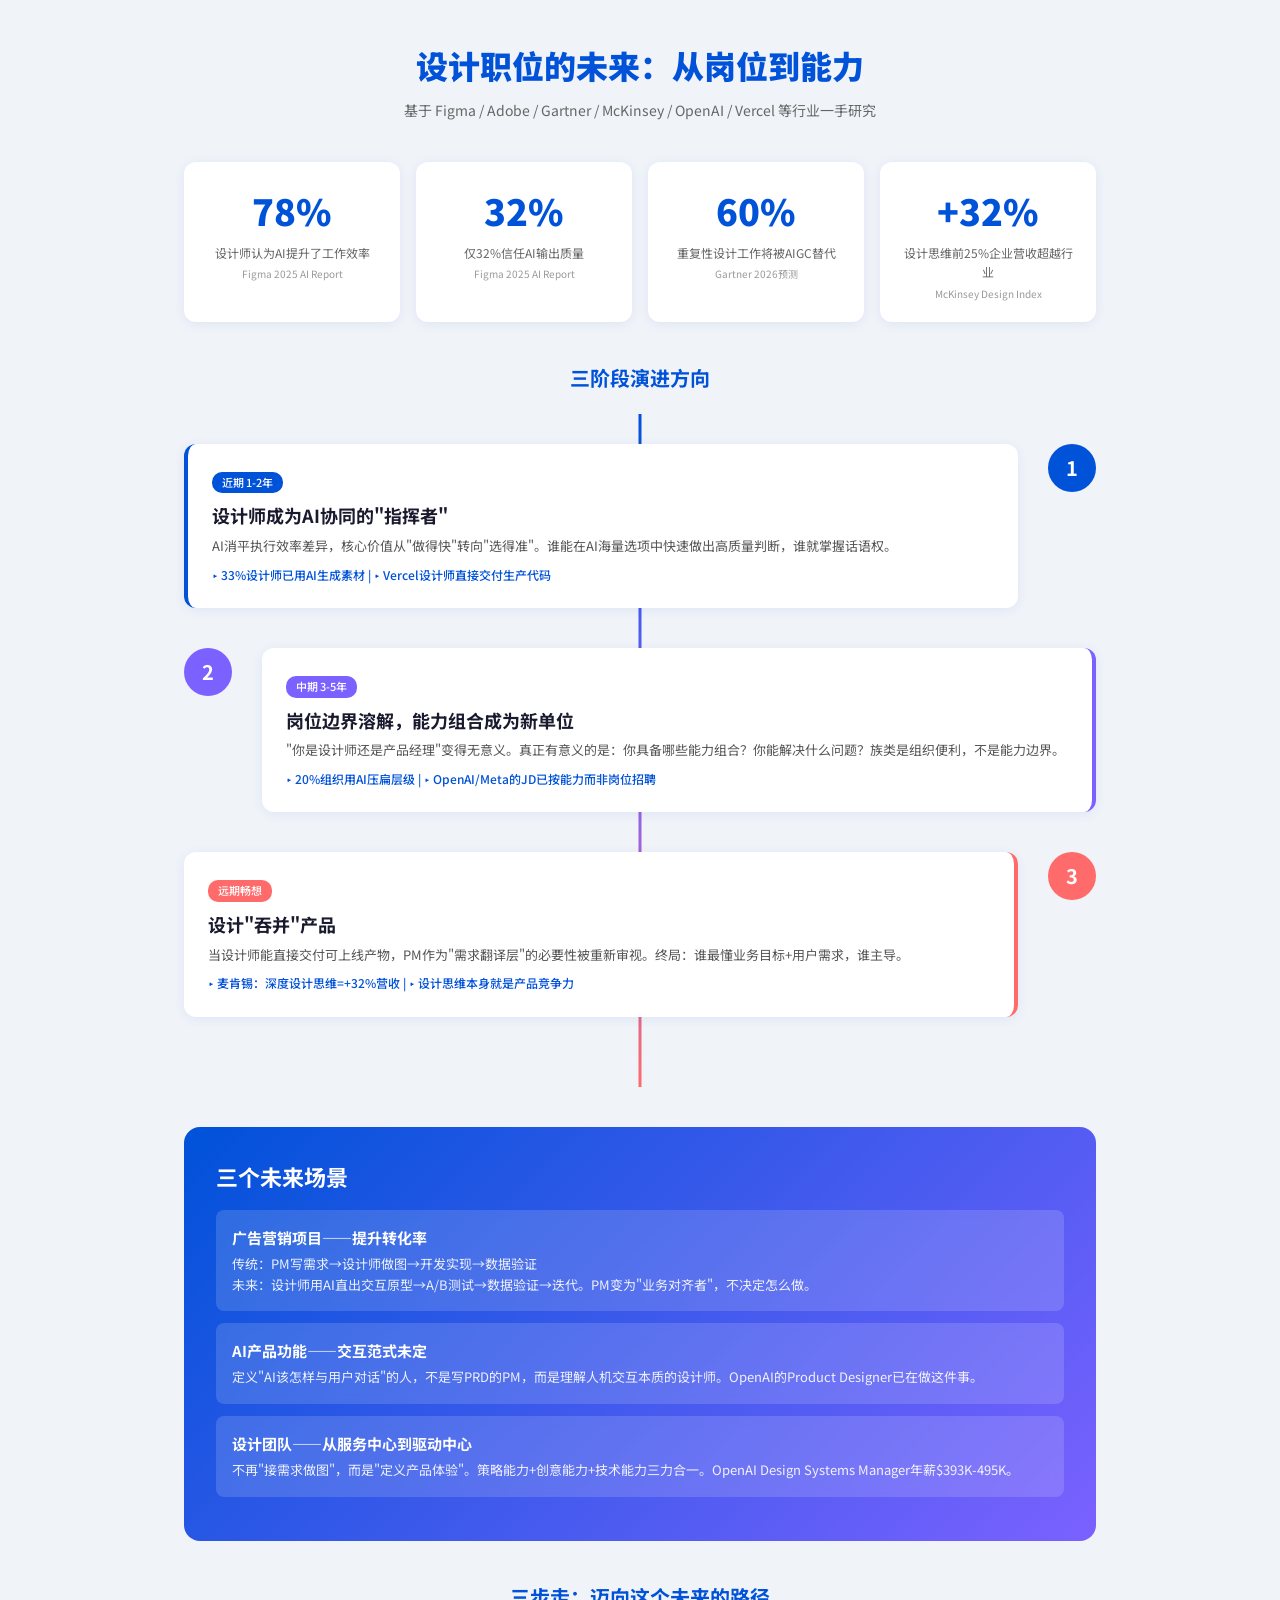
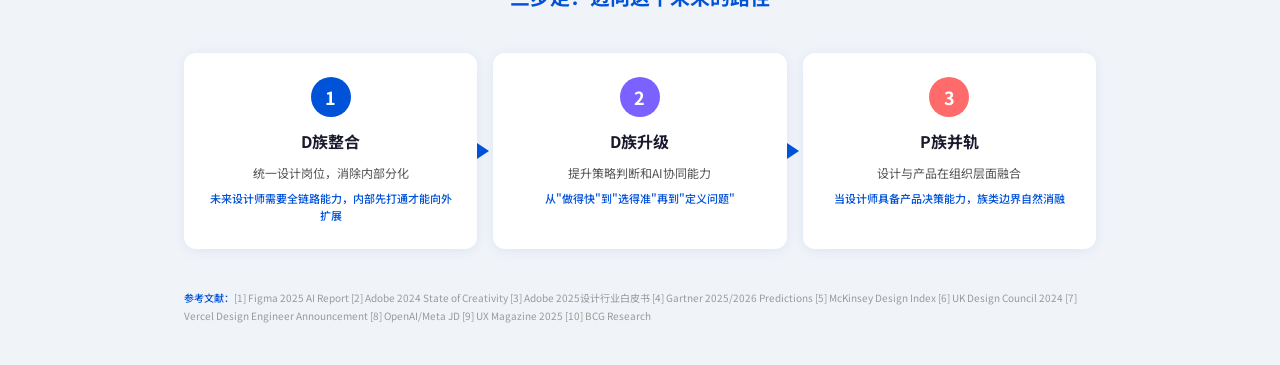
<file: design-analysis/three-stages.html>
<!DOCTYPE html>
<html lang="zh-CN">
<head>
<meta charset="UTF-8">
<meta name="viewport" content="width=device-width, initial-scale=1.0">
<title>设计职位的未来：从岗位到能力</title>
<link href="https://fonts.googleapis.com/css2?family=Noto+Sans+SC:wght@300;400;500;700;900&display=swap" rel="stylesheet">
<style>
* { margin: 0; padding: 0; box-sizing: border-box; }
body {
  font-family: 'Noto Sans SC', -apple-system, BlinkMacSystemFont, sans-serif;
  background: #f0f3f8;
  color: #1a1a2e;
  line-height: 1.6;
}
.container { max-width: 960px; margin: 0 auto; padding: 40px 24px; }
h1 {
  font-size: 32px; font-weight: 900; color: #0052D9;
  text-align: center; margin-bottom: 8px;
}
.subtitle {
  text-align: center; font-size: 14px; color: #666;
  margin-bottom: 40px;
}

/* 时间线 */
.timeline {
  position: relative; padding: 30px 0;
}
.timeline::before {
  content: ''; position: absolute; left: 50%; top: 0; bottom: 0;
  width: 3px; background: linear-gradient(to bottom, #0052D9, #7B61FF, #FF6B6B);
  transform: translateX(-50%);
}
.era {
  position: relative; margin-bottom: 40px; display: flex;
  align-items: flex-start; gap: 30px;
}
.era:nth-child(odd) { flex-direction: row; }
.era:nth-child(even) { flex-direction: row-reverse; }
.era-content {
  flex: 1; background: white; border-radius: 12px; padding: 24px;
  box-shadow: 0 2px 12px rgba(0,82,217,0.08);
  border-left: 4px solid #0052D9;
}
.era:nth-child(even) .era-content { border-left: none; border-right: 4px solid #7B61FF; }
.era:nth-child(3) .era-content { border-left: none; border-right: 4px solid #FF6B6B; }
.era-dot {
  width: 48px; height: 48px; border-radius: 50%; flex-shrink: 0;
  display: flex; align-items: center; justify-content: center;
  font-size: 20px; font-weight: 700; color: white;
  position: relative; z-index: 2;
}
.era:nth-child(1) .era-dot { background: #0052D9; }
.era:nth-child(2) .era-dot { background: #7B61FF; }
.era:nth-child(3) .era-dot { background: #FF6B6B; }
.era-label {
  font-size: 11px; color: white; background: #0052D9;
  padding: 2px 10px; border-radius: 10px; display: inline-block;
  margin-bottom: 8px; font-weight: 500;
}
.era:nth-child(2) .era-label { background: #7B61FF; }
.era:nth-child(3) .era-label { background: #FF6B6B; }
.era-title { font-size: 18px; font-weight: 700; margin-bottom: 6px; }
.era-desc { font-size: 13px; color: #555; }
.era-data { font-size: 12px; color: #0052D9; font-weight: 500; margin-top: 8px; }

/* 数据卡 */
.data-cards {
  display: grid; grid-template-columns: repeat(auto-fit, minmax(200px, 1fr));
  gap: 16px; margin: 40px 0;
}
.data-card {
  background: white; border-radius: 12px; padding: 20px;
  text-align: center; box-shadow: 0 2px 12px rgba(0,82,217,0.08);
}
.data-card .number {
  font-size: 36px; font-weight: 900; color: #0052D9;
}
.data-card .label { font-size: 12px; color: #666; margin-top: 4px; }
.data-card .source { font-size: 10px; color: #999; margin-top: 4px; }

/* 畅想区 */
.vision {
  background: linear-gradient(135deg, #0052D9 0%, #7B61FF 100%);
  border-radius: 16px; padding: 32px; color: white; margin: 40px 0;
}
.vision h2 { font-size: 22px; font-weight: 700; margin-bottom: 16px; }
.vision-item {
  background: rgba(255,255,255,0.15); border-radius: 8px;
  padding: 16px; margin-bottom: 12px; backdrop-filter: blur(4px);
}
.vision-item .q { font-size: 15px; font-weight: 700; }
.vision-item .a { font-size: 13px; opacity: 0.9; margin-top: 4px; }

/* 三步走 */
.stages {
  display: grid; grid-template-columns: repeat(3, 1fr); gap: 16px; margin: 40px 0;
}
.stage {
  background: white; border-radius: 12px; padding: 24px; text-align: center;
  box-shadow: 0 2px 12px rgba(0,82,217,0.08); position: relative;
}
.stage::after {
  content: ''; position: absolute; right: -12px; top: 50%;
  transform: translateY(-50%); width: 0; height: 0;
  border-left: 12px solid #0052D9; border-top: 8px solid transparent;
  border-bottom: 8px solid transparent;
}
.stage:last-child::after { display: none; }
.stage-num {
  width: 40px; height: 40px; border-radius: 50%; background: #0052D9;
  color: white; font-weight: 700; font-size: 18px;
  display: flex; align-items: center; justify-content: center;
  margin: 0 auto 12px;
}
.stage:nth-child(2) .stage-num { background: #7B61FF; }
.stage:nth-child(3) .stage-num { background: #FF6B6B; }
.stage-title { font-size: 16px; font-weight: 700; margin-bottom: 8px; }
.stage-desc { font-size: 12px; color: #555; }
.stage-why { font-size: 11px; color: #0052D9; font-weight: 500; margin-top: 8px; }

/* refs */
.refs { font-size: 10px; color: #999; margin-top: 40px; line-height: 1.8; }
.refs span { color: #0052D9; font-weight: 500; }

@media (max-width: 768px) {
  .era { flex-direction: column !important; }
  .timeline::before { left: 24px; }
  .era-dot { margin-left: 0; }
  .stages { grid-template-columns: 1fr; }
  .stage::after { display: none; }
}
</style>
</head>
<body>
<div class="container">
  <h1>设计职位的未来：从岗位到能力</h1>
  <p class="subtitle">基于 Figma / Adobe / Gartner / McKinsey / OpenAI / Vercel 等行业一手研究</p>

  <!-- 数据卡 -->
  <div class="data-cards">
    <div class="data-card">
      <div class="number">78%</div>
      <div class="label">设计师认为AI提升了工作效率</div>
      <div class="source">Figma 2025 AI Report</div>
    </div>
    <div class="data-card">
      <div class="number">32%</div>
      <div class="label">仅32%信任AI输出质量</div>
      <div class="source">Figma 2025 AI Report</div>
    </div>
    <div class="data-card">
      <div class="number">60%</div>
      <div class="label">重复性设计工作将被AIGC替代</div>
      <div class="source">Gartner 2026预测</div>
    </div>
    <div class="data-card">
      <div class="number">+32%</div>
      <div class="label">设计思维前25%企业营收超越行业</div>
      <div class="source">McKinsey Design Index</div>
    </div>
  </div>

  <!-- 时间线 -->
  <h2 style="font-size:20px;font-weight:700;color:#0052D9;text-align:center;margin-bottom:20px;">三阶段演进方向</h2>
  <div class="timeline">
    <div class="era">
      <div class="era-content">
        <span class="era-label">近期 1-2年</span>
        <div class="era-title">设计师成为AI协同的"指挥者"</div>
        <div class="era-desc">AI消平执行效率差异，核心价值从"做得快"转向"选得准"。谁能在AI海量选项中快速做出高质量判断，谁就掌握话语权。</div>
        <div class="era-data">▸ 33%设计师已用AI生成素材 | ▸ Vercel设计师直接交付生产代码</div>
      </div>
      <div class="era-dot">1</div>
    </div>
    <div class="era">
      <div class="era-content">
        <span class="era-label">中期 3-5年</span>
        <div class="era-title">岗位边界溶解，能力组合成为新单位</div>
        <div class="era-desc">"你是设计师还是产品经理"变得无意义。真正有意义的是：你具备哪些能力组合？你能解决什么问题？族类是组织便利，不是能力边界。</div>
        <div class="era-data">▸ 20%组织用AI压扁层级 | ▸ OpenAI/Meta的JD已按能力而非岗位招聘</div>
      </div>
      <div class="era-dot">2</div>
    </div>
    <div class="era">
      <div class="era-content">
        <span class="era-label">远期畅想</span>
        <div class="era-title">设计"吞并"产品</div>
        <div class="era-desc">当设计师能直接交付可上线产物，PM作为"需求翻译层"的必要性被重新审视。终局：谁最懂业务目标+用户需求，谁主导。</div>
        <div class="era-data">▸ 麦肯锡：深度设计思维=+32%营收 | ▸ 设计思维本身就是产品竞争力</div>
      </div>
      <div class="era-dot">3</div>
    </div>
  </div>

  <!-- 畅想区 -->
  <div class="vision">
    <h2>三个未来场景</h2>
    <div class="vision-item">
      <div class="q">广告营销项目——提升转化率</div>
      <div class="a">传统：PM写需求→设计师做图→开发实现→数据验证<br>未来：设计师用AI直出交互原型→A/B测试→数据验证→迭代。PM变为"业务对齐者"，不决定怎么做。</div>
    </div>
    <div class="vision-item">
      <div class="q">AI产品功能——交互范式未定</div>
      <div class="a">定义"AI该怎样与用户对话"的人，不是写PRD的PM，而是理解人机交互本质的设计师。OpenAI的Product Designer已在做这件事。</div>
    </div>
    <div class="vision-item">
      <div class="q">设计团队——从服务中心到驱动中心</div>
      <div class="a">不再"接需求做图"，而是"定义产品体验"。策略能力+创意能力+技术能力三力合一。OpenAI Design Systems Manager年薪$393K-495K。</div>
    </div>
  </div>

  <!-- 三步走 -->
  <h2 style="font-size:20px;font-weight:700;color:#0052D9;text-align:center;margin-bottom:20px;">三步走：迈向这个未来的路径</h2>
  <div class="stages">
    <div class="stage">
      <div class="stage-num">1</div>
      <div class="stage-title">D族整合</div>
      <div class="stage-desc">统一设计岗位，消除内部分化</div>
      <div class="stage-why">未来设计师需要全链路能力，内部先打通才能向外扩展</div>
    </div>
    <div class="stage">
      <div class="stage-num">2</div>
      <div class="stage-title">D族升级</div>
      <div class="stage-desc">提升策略判断和AI协同能力</div>
      <div class="stage-why">从"做得快"到"选得准"再到"定义问题"</div>
    </div>
    <div class="stage">
      <div class="stage-num">3</div>
      <div class="stage-title">P族并轨</div>
      <div class="stage-desc">设计与产品在组织层面融合</div>
      <div class="stage-why">当设计师具备产品决策能力，族类边界自然消融</div>
    </div>
  </div>

  <!-- 参考文献 -->
  <div class="refs">
    <span>参考文献：</span>[1] Figma 2025 AI Report [2] Adobe 2024 State of Creativity [3] Adobe 2025设计行业白皮书 [4] Gartner 2025/2026 Predictions [5] McKinsey Design Index [6] UK Design Council 2024 [7] Vercel Design Engineer Announcement [8] OpenAI/Meta JD [9] UX Magazine 2025 [10] BCG Research
  </div>
</div>
</body>
</html>
</file>
